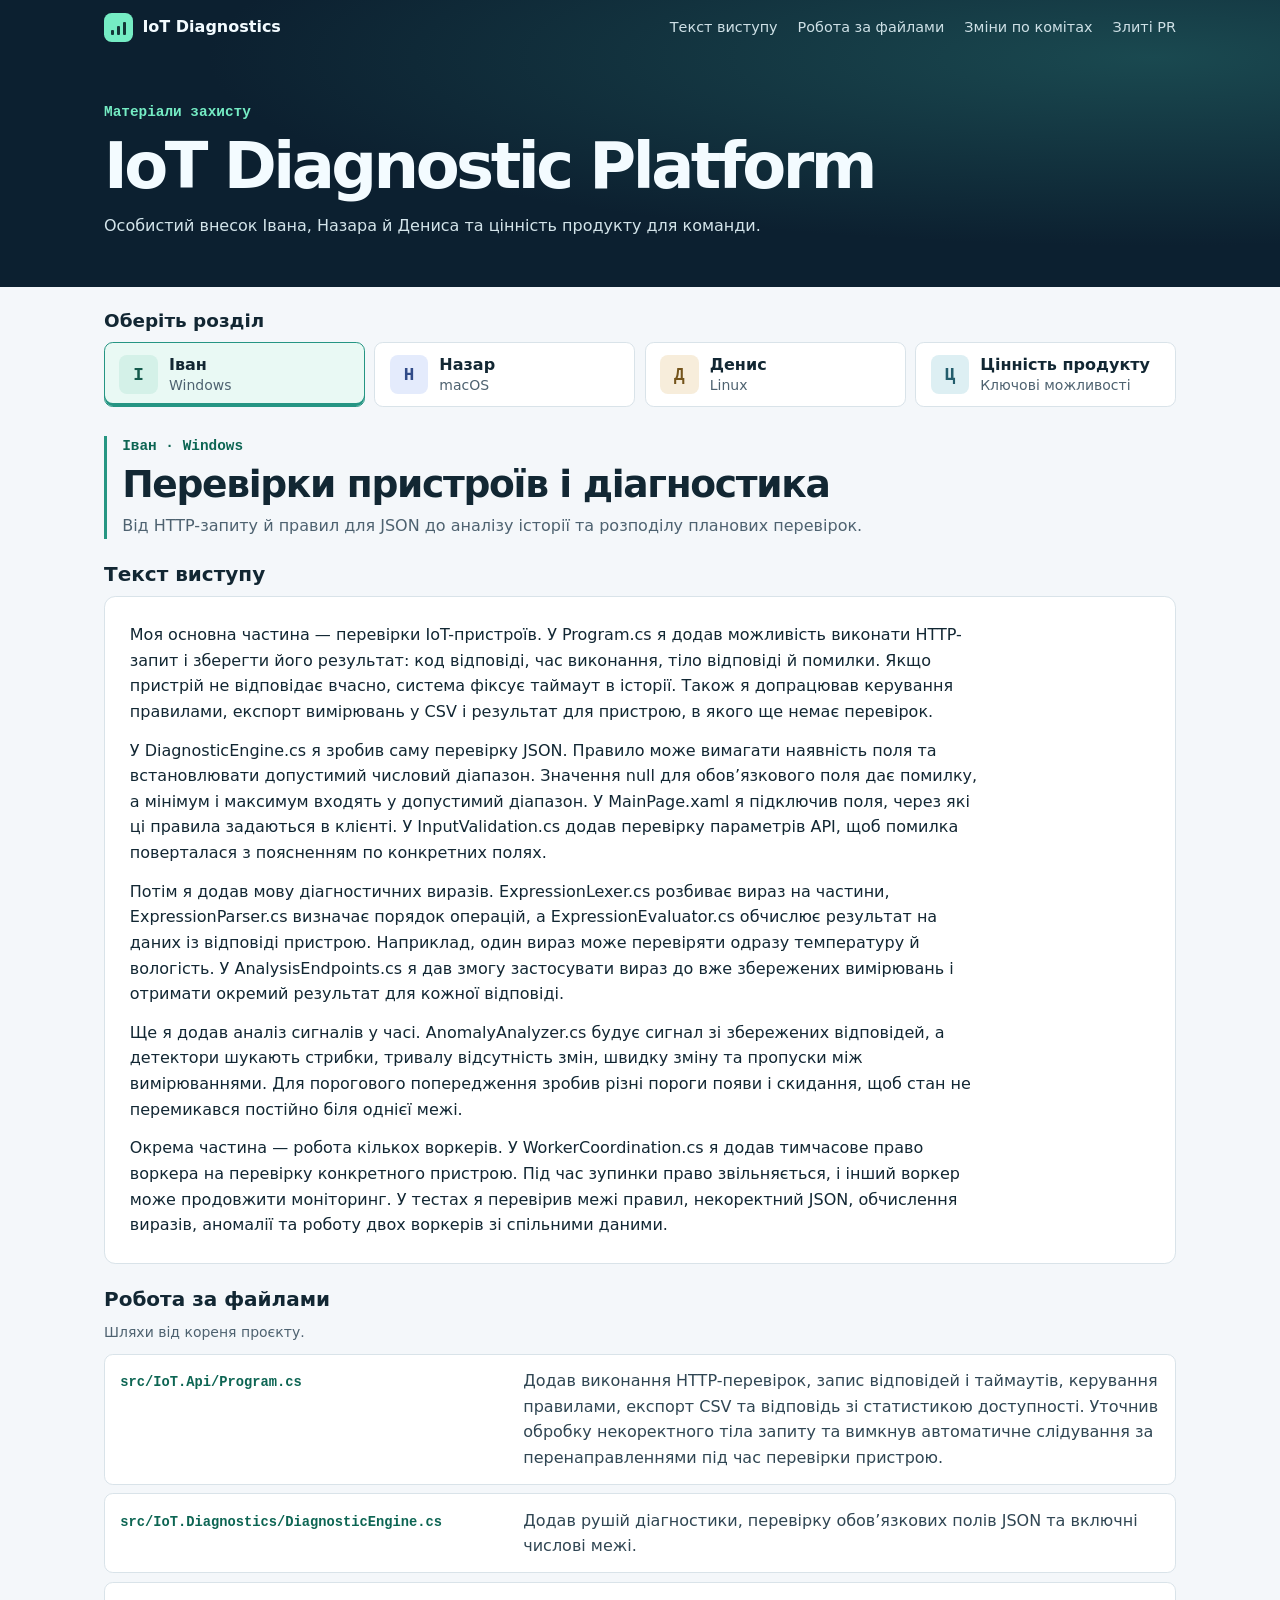
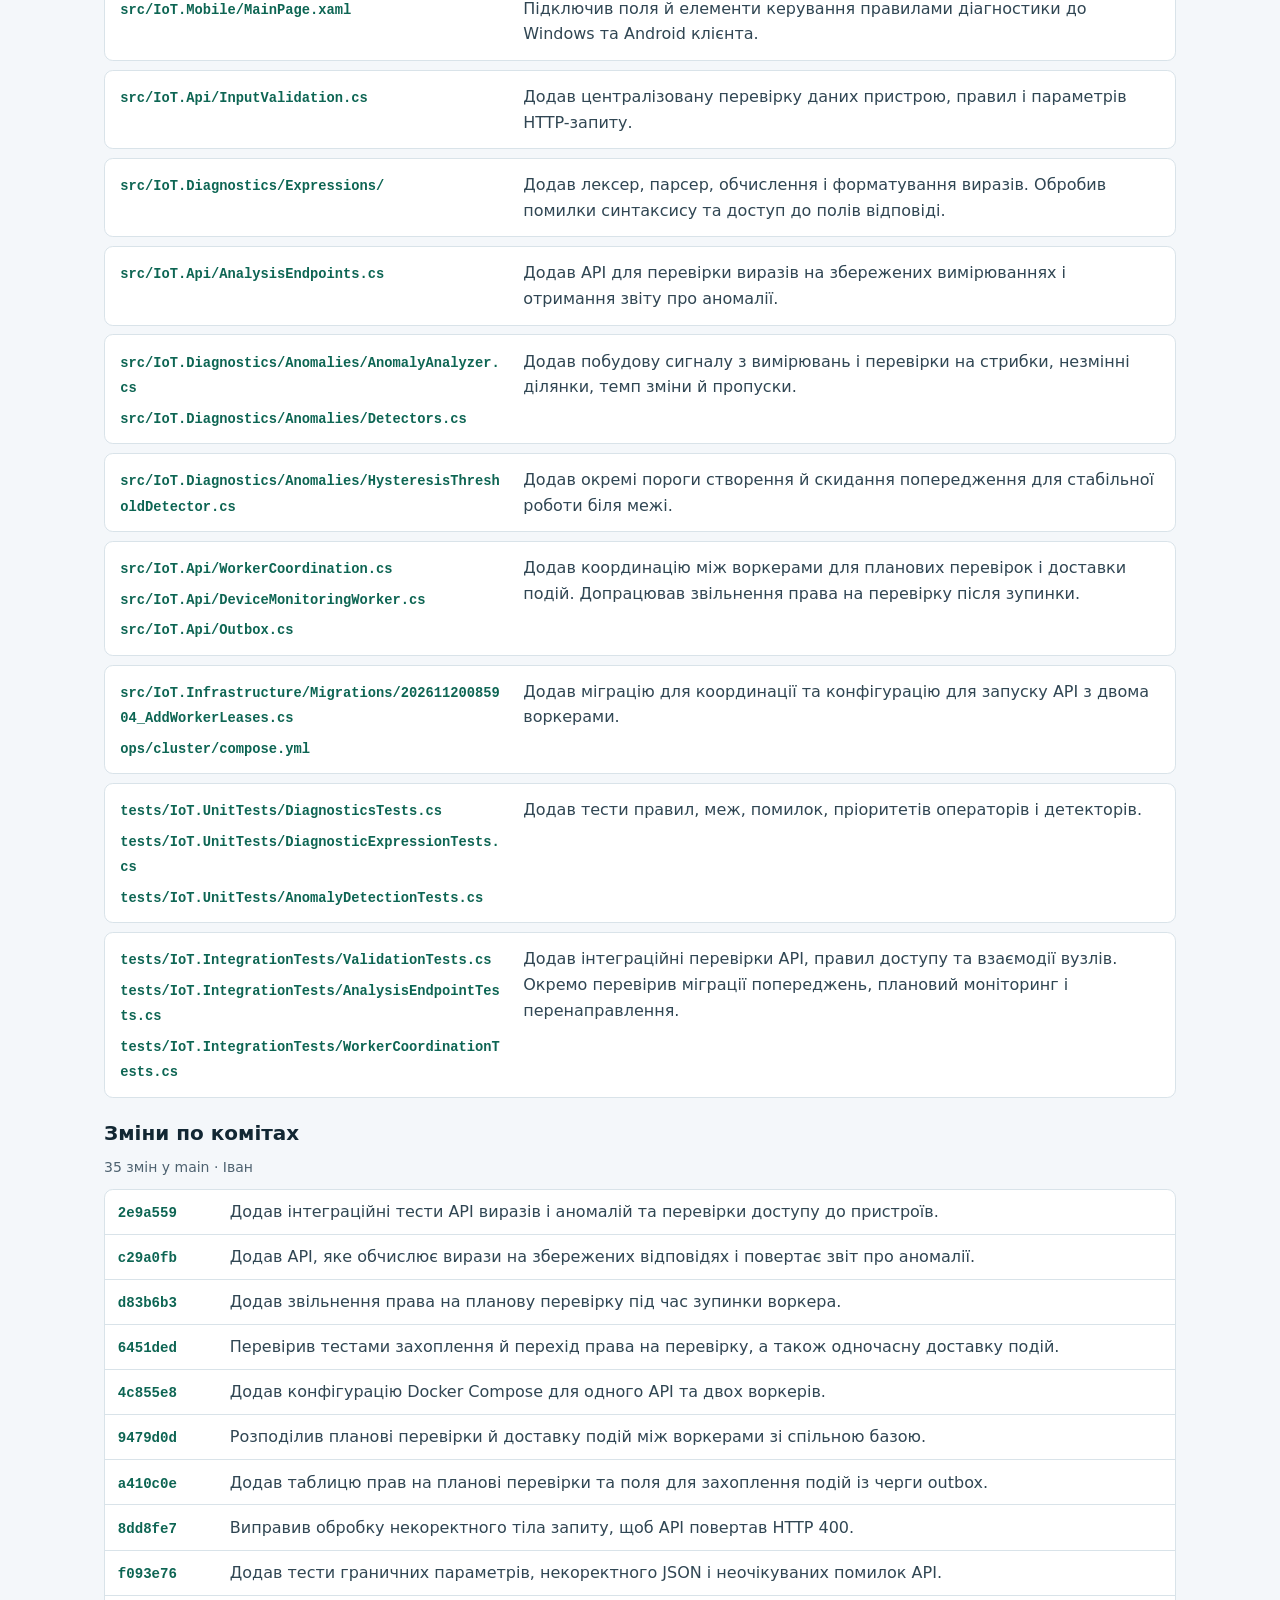
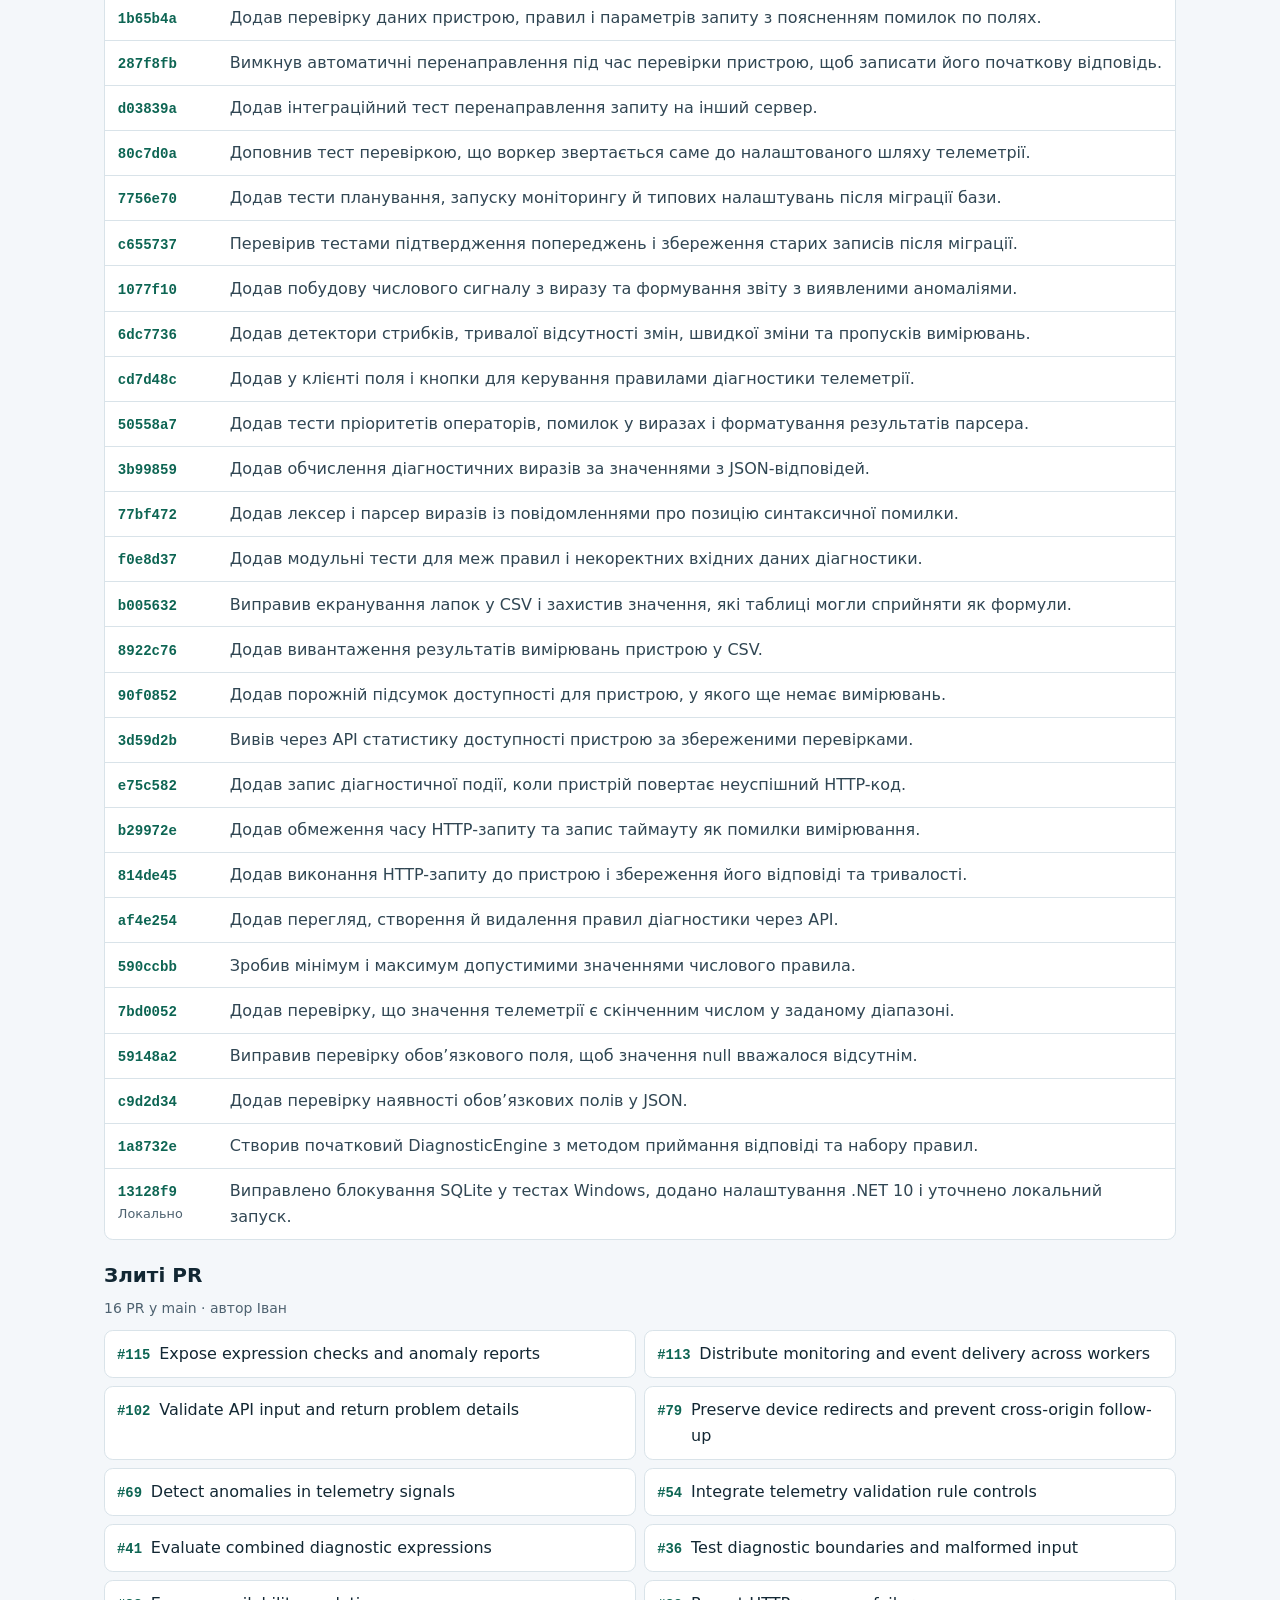
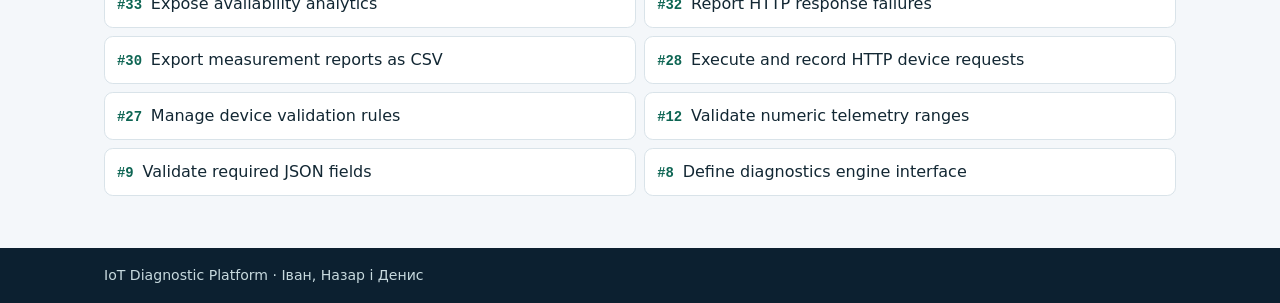
<file: index.html>
<!doctype html>
<html lang="uk">
<meta charset="utf-8">
<meta name="viewport" content="width=device-width, initial-scale=1">
<meta http-equiv="refresh" content="0; url=./iot-android/">
<title>Захист IoT Diagnostic Platform</title>
<p><a href="./iot-android/">Відкрити матеріали захисту</a></p>
</html>
</file>
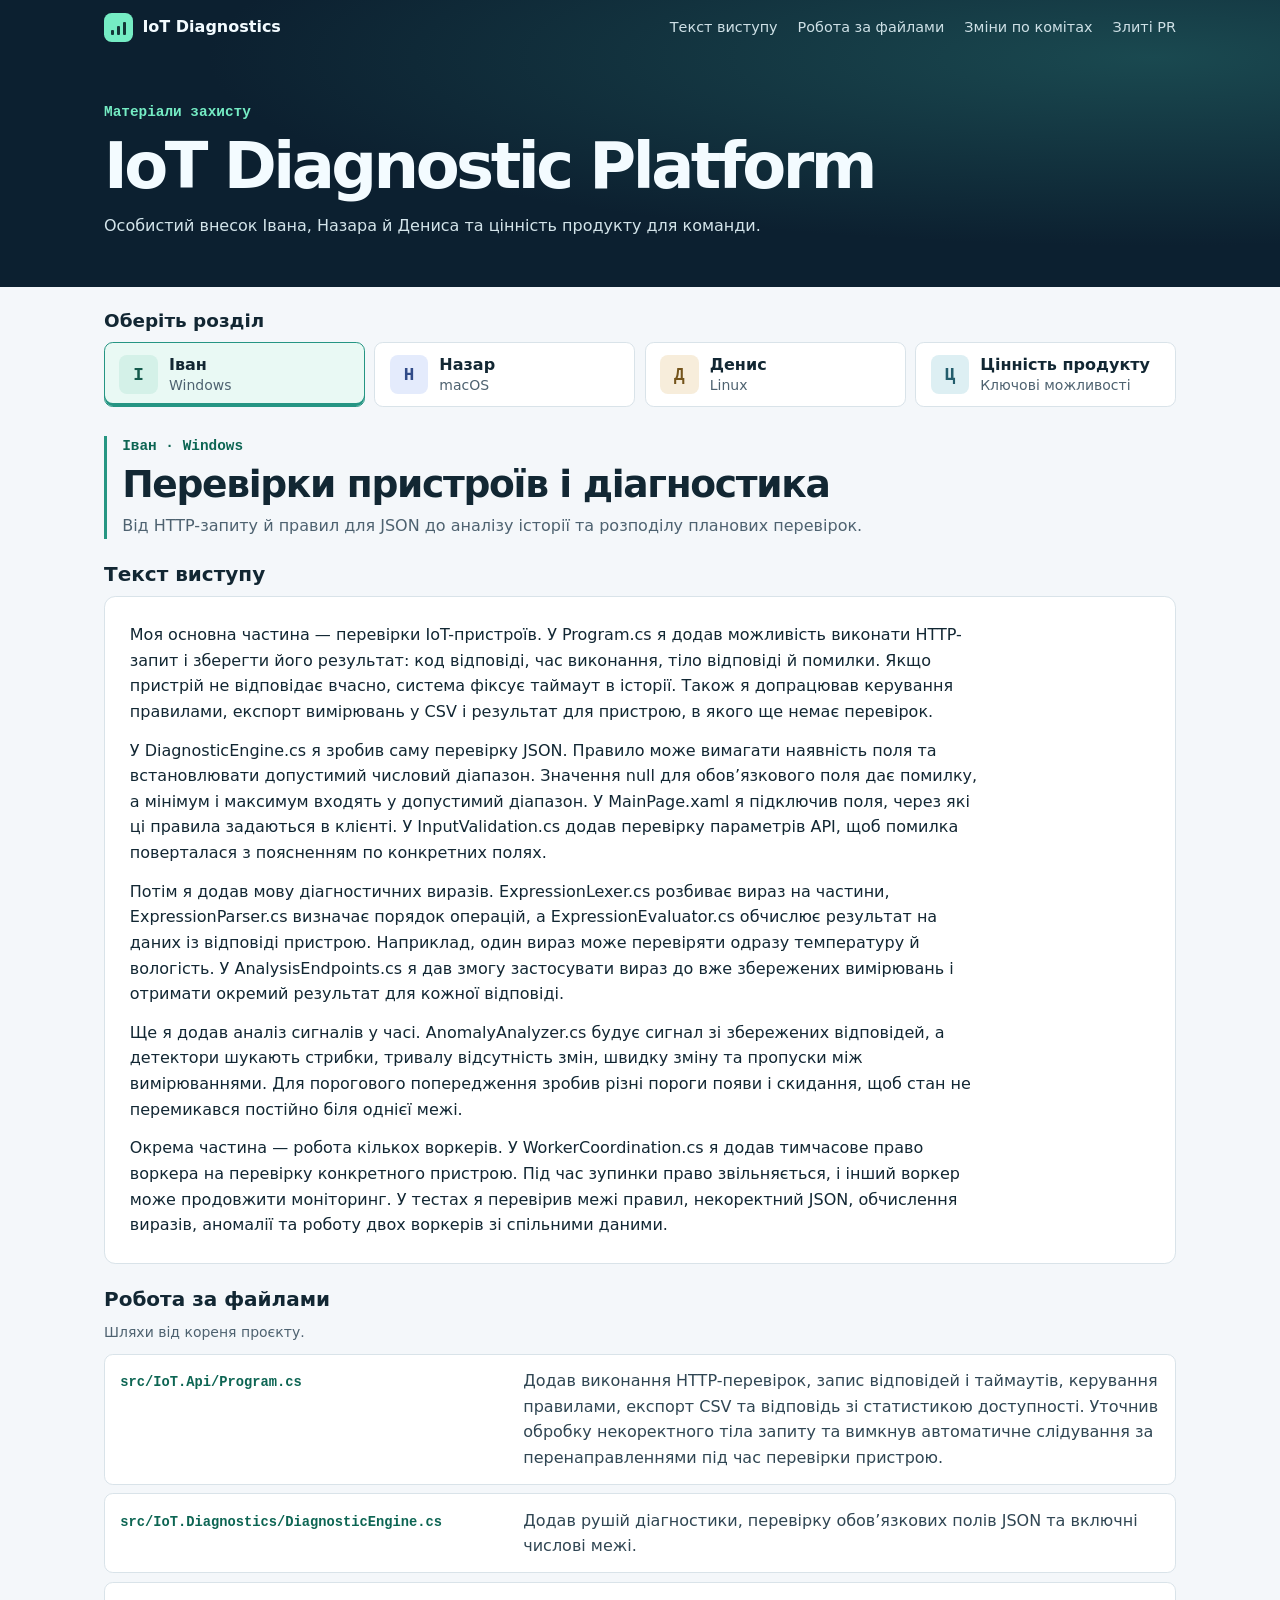
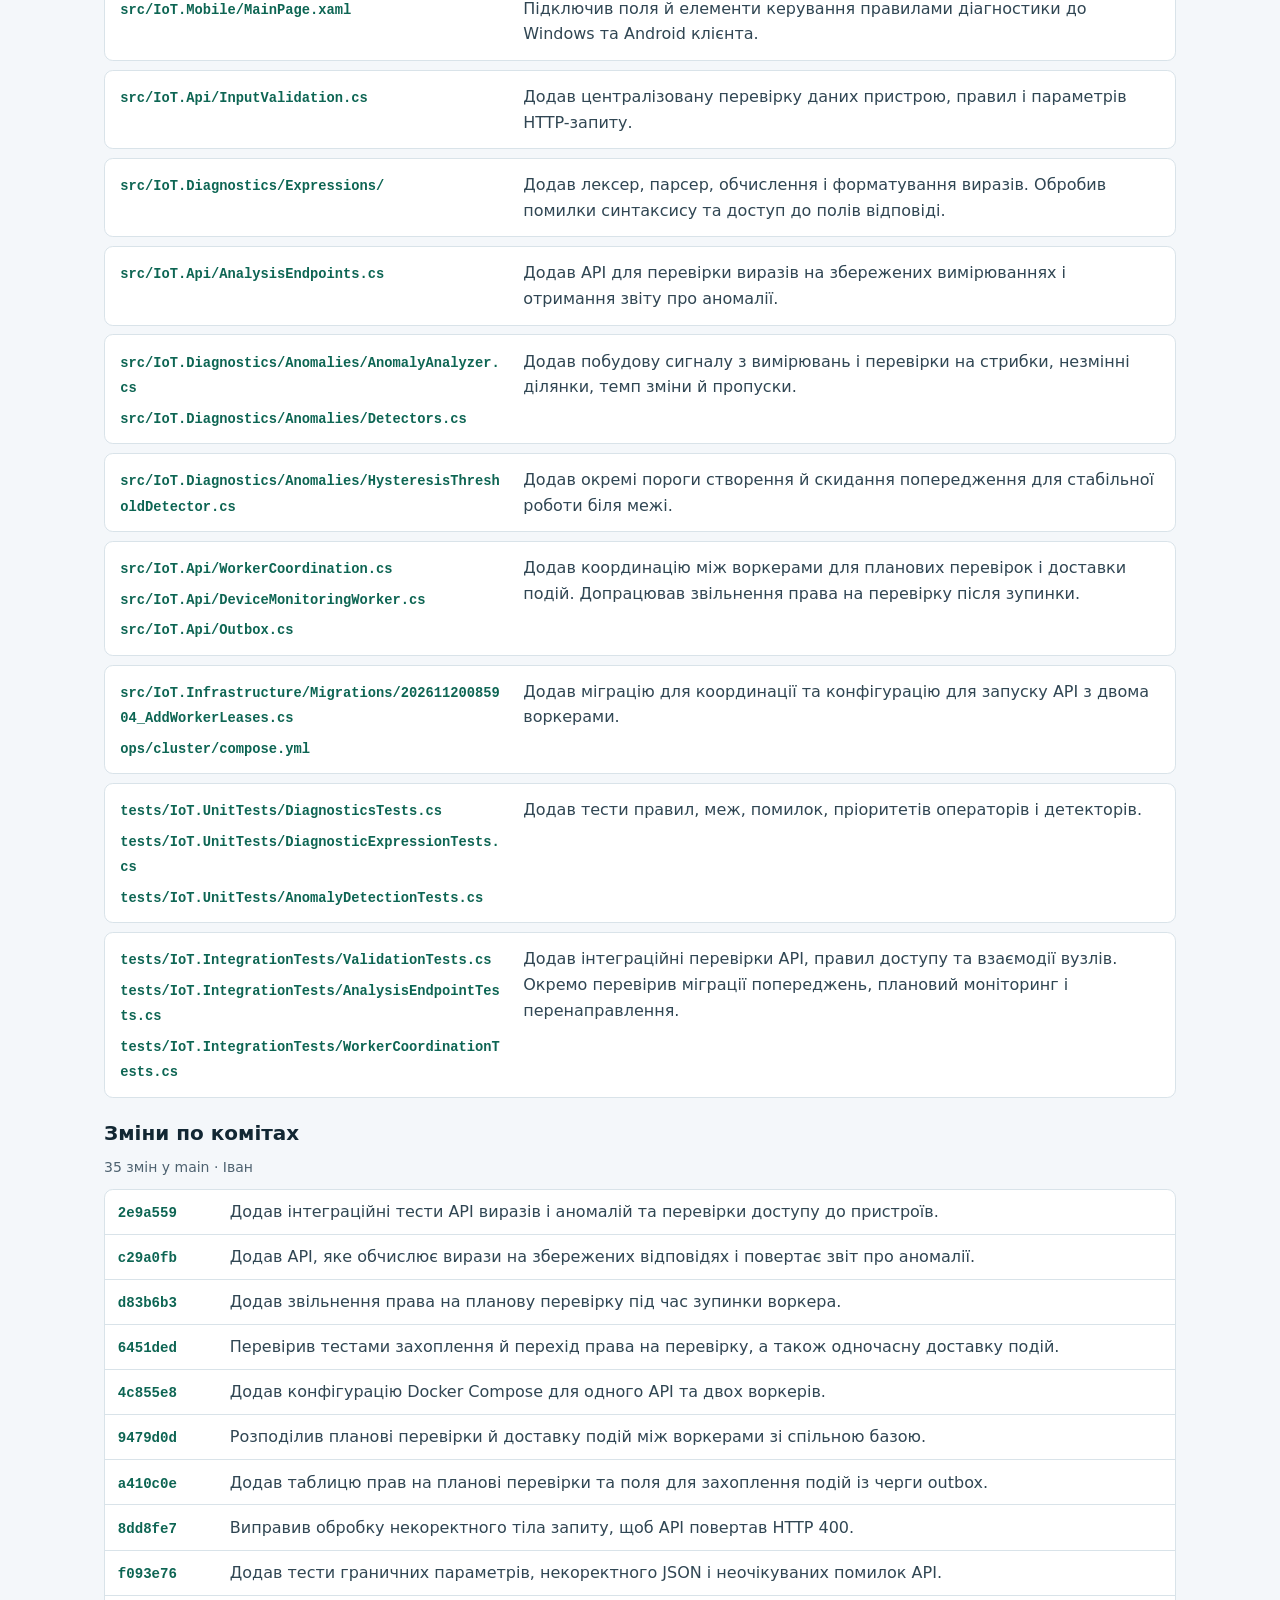
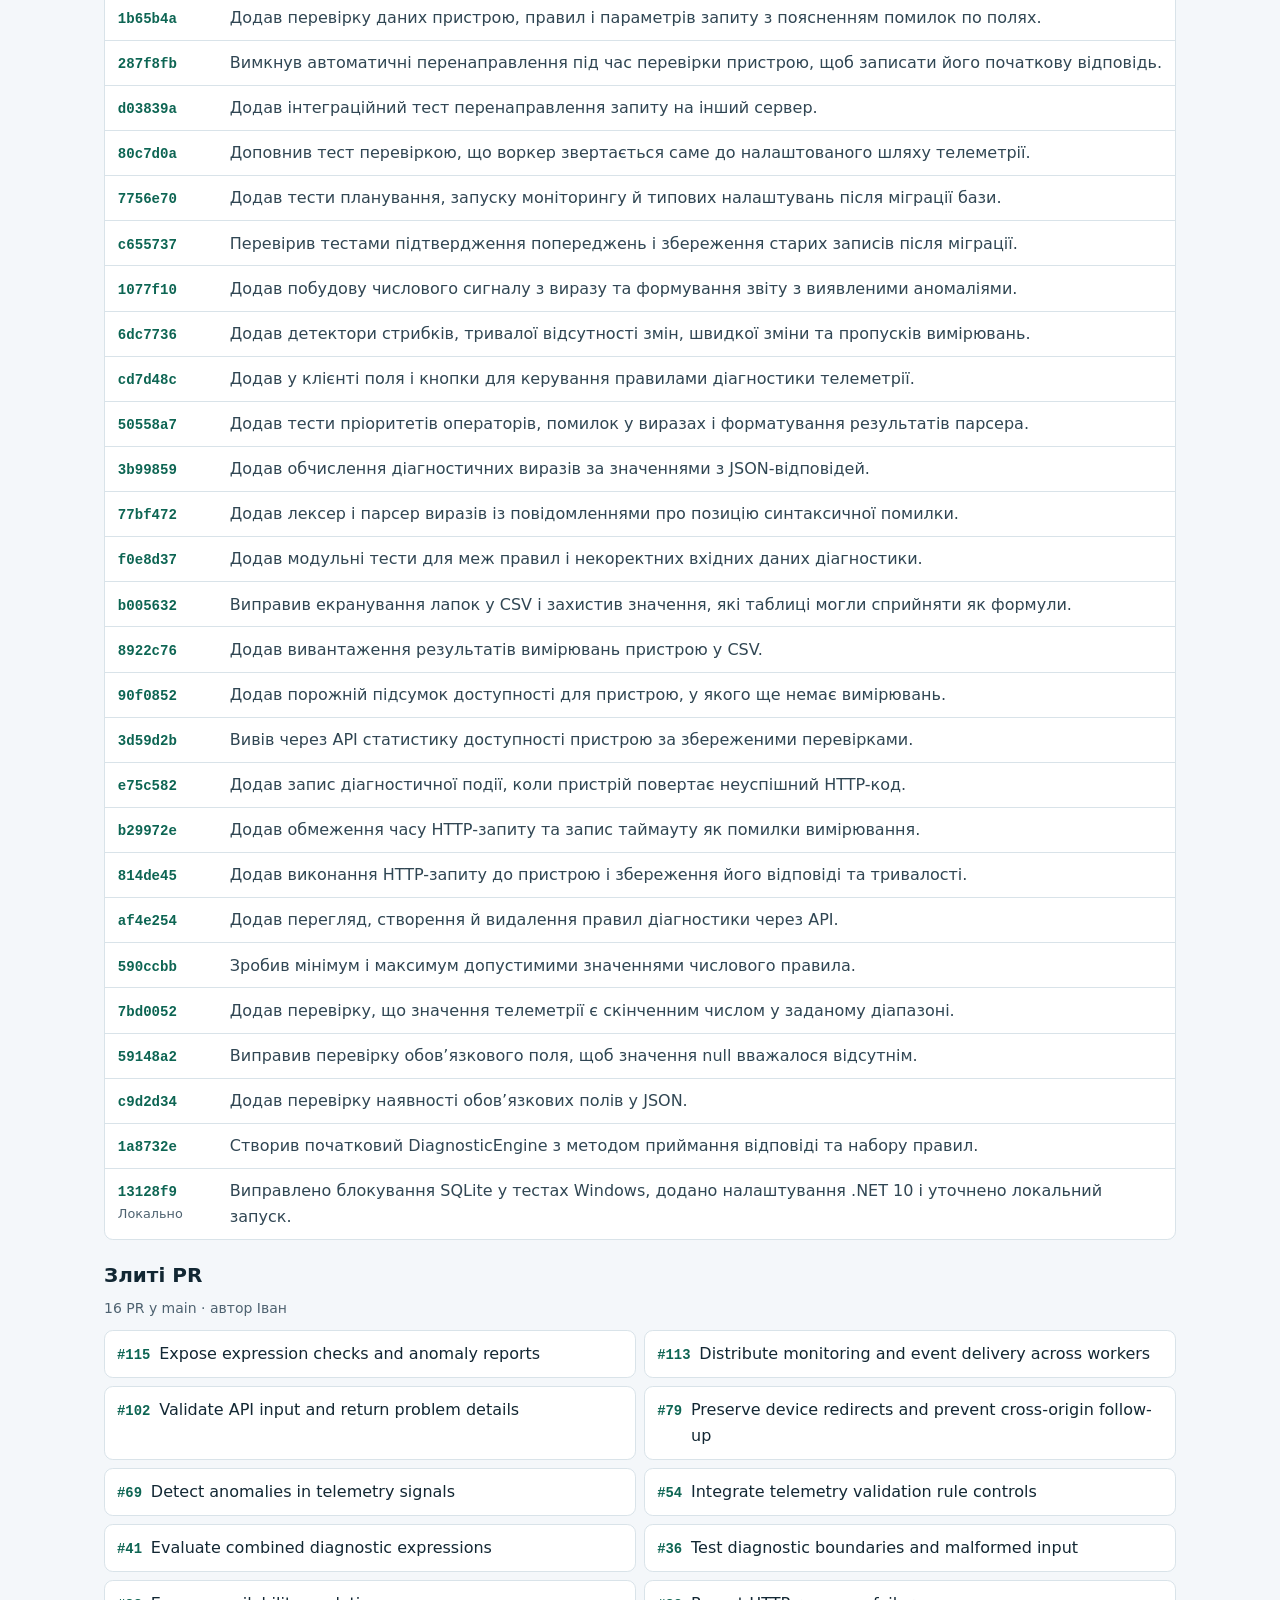
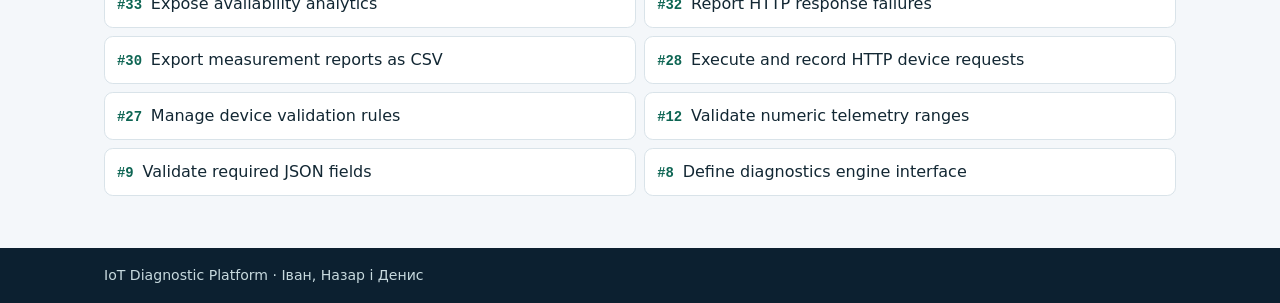
<file: iot-android/index.html>
<!doctype html>
<html lang="uk">
<head>
  <meta charset="utf-8">
  <meta name="viewport" content="width=device-width, initial-scale=1">
  <meta name="theme-color" content="#0c2030">
  <meta name="description" content="Текст для захисту IoT Diagnostic Platform. Внесок команди, цінність продукту та ключові можливості.">
  <title>Матеріали захисту · IoT Diagnostic Platform</title>
  <link rel="stylesheet" href="./styles.css?v=commit-notes">
  <script defer src="./evidence.js?v=commit-notes"></script>
  <script defer src="./app.js?v=commit-notes"></script>
</head>
<body>
  <a class="skip" href="#participants">До розділів</a>
  <header class="masthead">
    <div class="frame topbar">
      <a class="brand" href="./"><span class="mark" aria-hidden="true"><i></i><i></i><i></i></span> IoT Diagnostics</a>
      <nav aria-label="Розділи"><a href="#demo">Текст виступу</a><a id="details-link" href="#commits">Робота за файлами</a><a id="changes-link" href="#changes">Зміни по комітах</a><a id="pulls-link" href="#pulls">Злиті PR</a></nav>
    </div>
    <div class="frame hero">
      <p class="eyebrow">Матеріали захисту</p>
      <h1>IoT Diagnostic Platform</h1>
      <p>Особистий внесок Івана, Назара й Дениса та цінність продукту для команди.</p>
    </div>
  </header>
  <main class="frame">
    <section class="people" id="participants" aria-labelledby="people-title">
      <h2 id="people-title">Оберіть розділ</h2>
      <div class="tabs" role="tablist" aria-label="Розділи захисту">
        <button id="tab-ivan" type="button" role="tab" aria-controls="participant" aria-selected="true" data-person="ivan"><span class="initial ivan" aria-hidden="true">І</span><span><strong>Іван</strong><small>Windows</small></span></button>
        <button id="tab-nazar" type="button" role="tab" aria-controls="participant" aria-selected="false" data-person="nazar" tabindex="-1"><span class="initial nazar" aria-hidden="true">Н</span><span><strong>Назар</strong><small>macOS</small></span></button>
        <button id="tab-denys" type="button" role="tab" aria-controls="participant" aria-selected="false" data-person="denys" tabindex="-1"><span class="initial denys" aria-hidden="true">Д</span><span><strong>Денис</strong><small>Linux</small></span></button>
        <button id="tab-value" type="button" role="tab" aria-controls="participant" aria-selected="false" data-person="value" tabindex="-1"><span class="initial value" aria-hidden="true">Ц</span><span><strong>Цінність продукту</strong><small>Ключові можливості</small></span></button>
      </div>
    </section>
    <noscript><p class="notice">Увімкніть JavaScript для перегляду матеріалів захисту.</p></noscript>
    <div id="participant" role="tabpanel" aria-labelledby="tab-ivan">
      <section id="demo" aria-labelledby="speech-title">
        <div class="heading">
          <p class="eyebrow" id="participant-label">Іван · Windows</p>
          <h2 id="headline">Перевірки пристроїв і діагностика</h2>
          <p id="summary"></p>
        </div>
        <div class="section-bar">
          <h3 id="speech-title">Текст виступу</h3>
        </div>
        <div id="speech" class="speech"></div>
      </section>
      <section id="commits" aria-labelledby="files-title">
        <div class="section-bar">
          <h3 id="files-title">Робота за файлами</h3>
        </div>
        <p class="files-note" id="files-note">Шляхи від кореня проєкту.</p>
        <div id="files" class="files"></div>
      </section>
      <section id="changes" aria-labelledby="changes-title">
        <div class="section-bar">
          <h3 id="changes-title">Зміни по комітах</h3>
        </div>
        <p class="files-note" id="changes-note"></p>
        <ul class="change-list" id="change-list"></ul>
      </section>
      <section id="pulls" aria-labelledby="pulls-title">
        <div class="section-bar">
          <h3 id="pulls-title">Злиті PR</h3>
        </div>
        <p class="files-note" id="pulls-note"></p>
        <ul class="pull-list" id="pull-list"></ul>
      </section>
    </div>
  </main>
  <footer><div class="frame">IoT Diagnostic Platform · Іван, Назар і Денис</div></footer>
</body>
</html>
</file>
<file: iot-android/styles.css>
:root {
  color-scheme: light;
  --ink: #122733;
  --muted: #4e6270;
  --paper: #f4f7fa;
  --line: #d9e3e9;
  --navy: #0c2030;
  --mint: #75ecc4;
  --green: #0d6553;
  --mono: 'Cascadia Code', Consolas, monospace;
  font: 16px/1.6 'Segoe UI', system-ui, sans-serif;
}
* { box-sizing: border-box; }
html { scroll-behavior: smooth; }
body { margin: 0; background: var(--paper); color: var(--ink); }
h1, h2, h3, p { margin: 0; }
h1, h2, h3 { line-height: 1.17; }
a { color: inherit; text-underline-offset: .2em; }
:focus-visible { outline: 3px solid #237bb6; outline-offset: 4px; }
.frame { width: min(100% - 3rem, 67rem); margin-inline: auto; }
.skip { position: absolute; left: .8rem; top: -7rem; color: var(--ink); background: white; padding: .6rem; z-index: 1; }
.skip:focus { top: .75rem; }
.masthead { background: radial-gradient(ellipse at 90% 20%, #1a4950, transparent 58%), var(--navy); color: #f3fbff; }
.topbar { display: flex; flex-wrap: wrap; align-items: center; justify-content: space-between; gap: .5rem 1.2rem; padding-block: .8rem; }
.brand { display: inline-flex; align-items: center; gap: .6rem; font-weight: 750; white-space: nowrap; text-decoration: none; }
.mark { width: 1.8rem; height: 1.8rem; display: flex; justify-content: center; align-items: end; gap: 3px; padding: .42rem; border-radius: .48rem; background: var(--mint); }
.mark i { width: 3px; height: 5px; border-radius: 1px; background: #143637; }
.mark i:nth-child(2) { height: 9px; }
.mark i:nth-child(3) { height: 13px; }
nav { display: flex; flex-wrap: wrap; gap: .35rem 1.25rem; color: #cee0e6; font-size: .9rem; }
nav a { text-decoration: none; }
nav a:hover { color: var(--mint); }
.hero { padding-block: clamp(1.6rem, 4vw, 3rem); }
.eyebrow { color: var(--green); font: 650 .9rem/1.4 var(--mono); }
.hero .eyebrow { color: var(--mint); }
h1 { margin: .38rem 0 .6rem; font-weight: 760; font-size: clamp(2.3rem, 5.4vw, 4rem); letter-spacing: -.055em; }
.hero > p:last-child { color: #d3e4ea; max-width: 44rem; }
main { padding-block: 1.45rem 3.25rem; }
.people h2 { font-size: 1.15rem; margin-bottom: .65rem; }
.tabs { display: grid; grid-template-columns: repeat(4, minmax(0, 1fr)); gap: .6rem; }
.tabs button { padding: .72rem .9rem; border: 1px solid var(--line); border-radius: .55rem; color: var(--ink); background: white; text-align: left; display: flex; gap: .7rem; align-items: center; cursor: pointer; font: inherit; }
.tabs button[aria-selected='true'] { border-color: #259583; box-shadow: inset 0 -3px 0 #259583; background: #e9f9f4; }
.tabs button:hover { border-color: #259583; }
.tabs strong, .tabs small { display: block; line-height: 1.35; }
.tabs small { color: var(--muted); font-size: .875rem; }
.initial { flex: 0 0 auto; display: grid; width: 2.4rem; height: 2.4rem; place-items: center; border-radius: .5rem; font: 700 1.1rem var(--mono); }
.ivan { background: #d4f1e8; color: #155a4c; }
.nazar { background: #e4ebfc; color: #314b88; }
.denys { background: #f7eddb; color: #74541b; }
.value { background: #ddeff3; color: #235d6c; }
section[id] { scroll-margin-top: 1rem; }
.heading { margin: 1.8rem 0 1.35rem; padding-left: .95rem; border-left: 3px solid #269682; }
.heading h2 { margin: .35rem 0 .45rem; font-size: clamp(1.55rem, 3.5vw, 2.35rem); letter-spacing: -.035em; }
.heading p:last-child { max-width: 54rem; color: var(--muted); }
.section-bar { display: flex; align-items: baseline; gap: .65rem; margin: 1.5rem 0 .65rem; }
.section-bar h3 { font-size: 1.25rem; }
.speech { padding: clamp(1rem, 3vw, 1.55rem); background: white; border: 1px solid var(--line); border-radius: .7rem; }
.speech p { max-width: 53rem; }
.speech p + p { margin-top: .82rem; }
.files { display: grid; gap: .55rem; }
.files-note { margin-bottom: .65rem; color: var(--muted); font-size: .875rem; }
.file { display: grid; grid-template-columns: minmax(11rem, 37%) minmax(0, 1fr); gap: .75rem 1.15rem; border: 1px solid var(--line); border-radius: .55rem; background: white; padding: .82rem .95rem; }
.file-paths { list-style: none; padding: 0; margin: 0; min-width: 0; }
.file-paths li + li { margin-top: .3rem; }
.file-paths code { color: var(--green); font: 650 .86rem/1.4 var(--mono); overflow-wrap: anywhere; }
.file h4 { margin: 0; color: var(--green); font-size: .9rem; font-family: var(--mono); overflow-wrap: anywhere; }
.feature h4 { font-family: inherit; font-size: 1rem; line-height: 1.35; }
.file p { color: #304653; }
.change-list { list-style: none; padding: 0; margin: 0; background: white; border: 1px solid var(--line); border-radius: .55rem; }
.change { display: grid; grid-template-columns: 6rem minmax(0, 1fr); gap: .4rem 1rem; align-items: baseline; padding: .58rem .8rem; }
.change + .change { border-top: 1px solid var(--line); }
.change code { color: var(--green); font: 700 .88rem var(--mono); }
.change small { display: block; color: var(--muted); font-size: .8rem; }
.change p { color: #304653; }
.pull-list { list-style: none; padding: 0; margin: 0; display: grid; grid-template-columns: repeat(2, minmax(0, 1fr)); gap: .52rem; }
.pull-link { display: flex; align-items: baseline; gap: .55rem; padding: .63rem .75rem; height: 100%; border: 1px solid var(--line); border-radius: .55rem; background: white; text-decoration: none; }
.pull-link:hover { border-color: #259583; background: #e9f9f4; }
.pull-number { color: var(--green); font: 700 .87rem var(--mono); flex: 0 0 auto; }
.notice { padding: .75rem; margin-top: .55rem; }
footer { padding-block: 1rem; color: #c7d9de; background: var(--navy); font-size: .88rem; }
@media (max-width: 52rem) { .tabs { grid-template-columns: repeat(2, minmax(0, 1fr)); } }
@media (max-width: 40rem) {
  .frame { width: calc(100% - 1.65rem); }
  .tabs { gap: .35rem; }
  .tabs button { display: grid; padding: .55rem .45rem; gap: .35rem; }
  .initial { width: 1.65rem; height: 1.65rem; font-size: .82rem; }
  .file { grid-template-columns: minmax(0, 1fr); gap: .28rem; }
  .change { grid-template-columns: minmax(0, 1fr); gap: .15rem; }
  .change small { display: inline; margin-left: .55rem; }
  .pull-list { grid-template-columns: minmax(0, 1fr); }
  .hero { padding-block: 1.5rem; }
}
@media (prefers-reduced-motion: reduce) { html { scroll-behavior: auto; } }
@media print {
  .masthead nav, .people, footer { display: none; }
  .masthead, body { background: white; color: black; }
  .hero .eyebrow, .hero > p:last-child { color: black; }
  .file { break-inside: avoid; }
}
</file>
